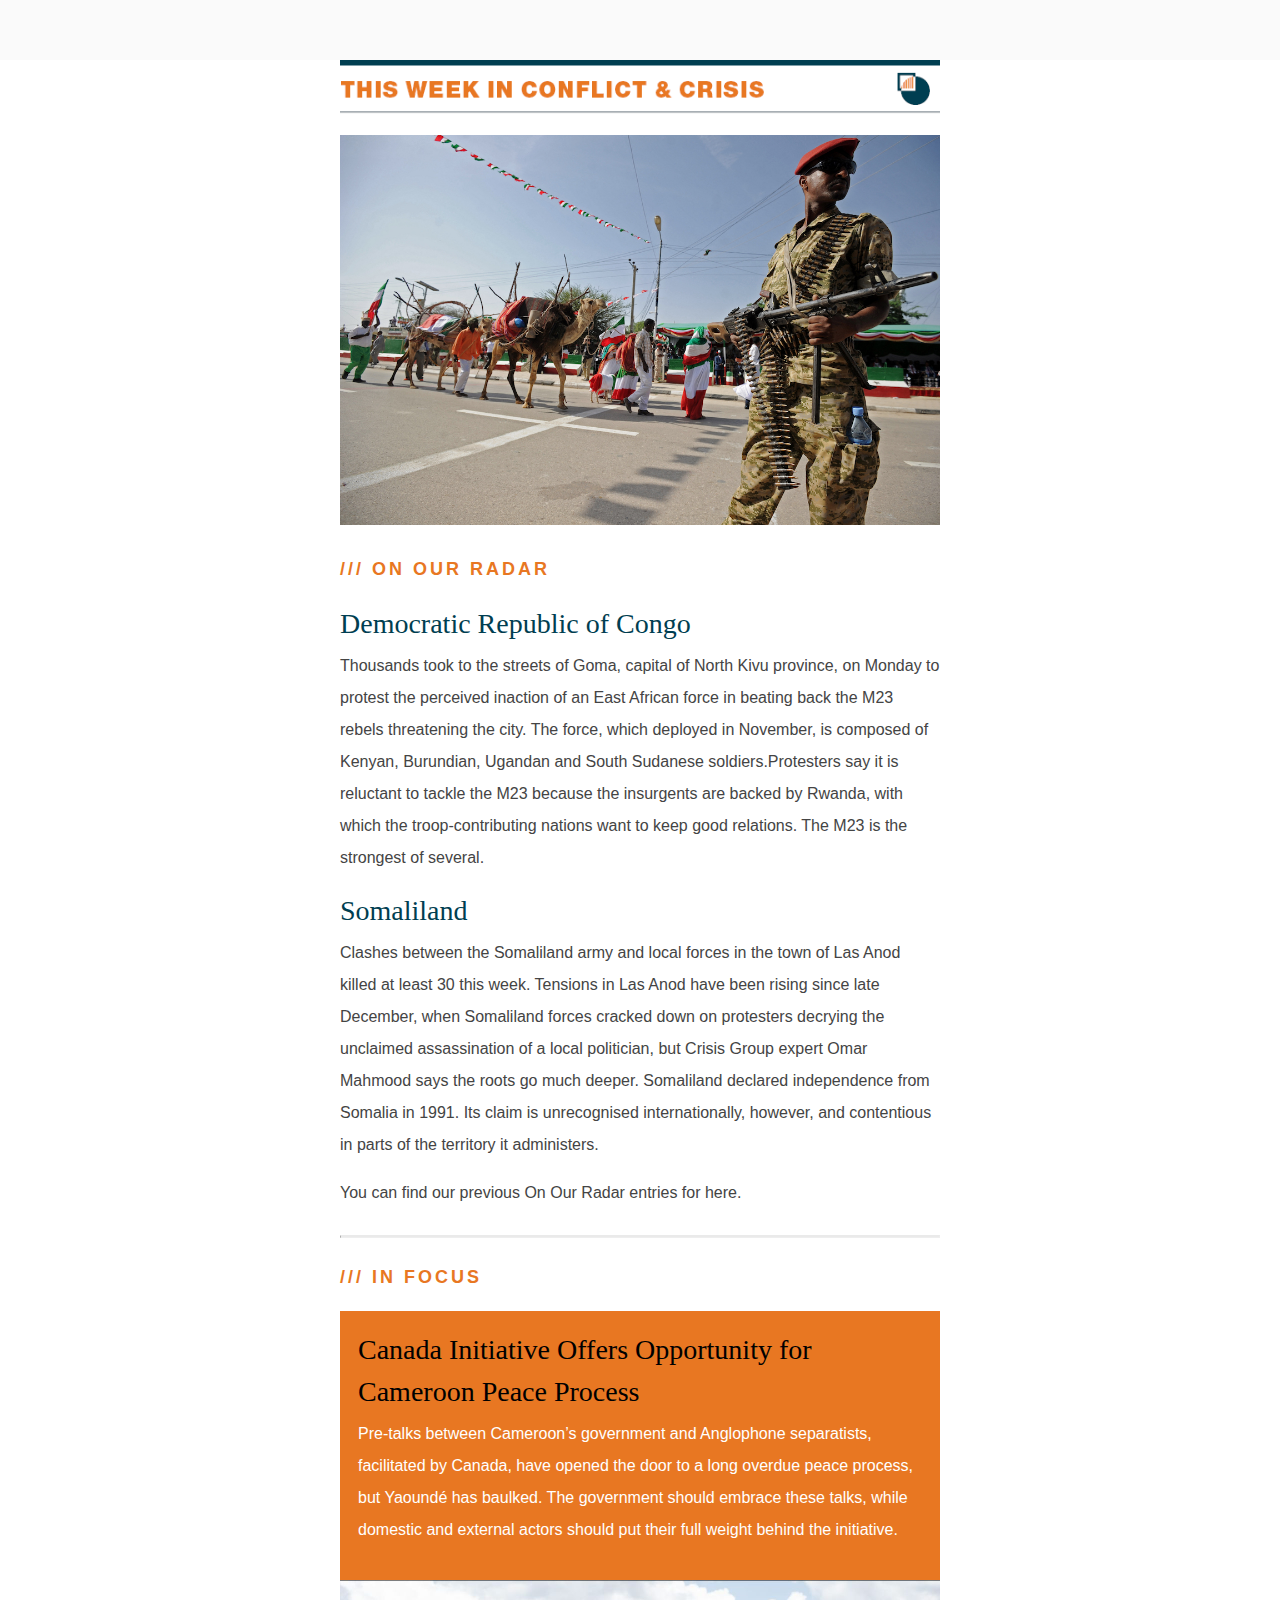
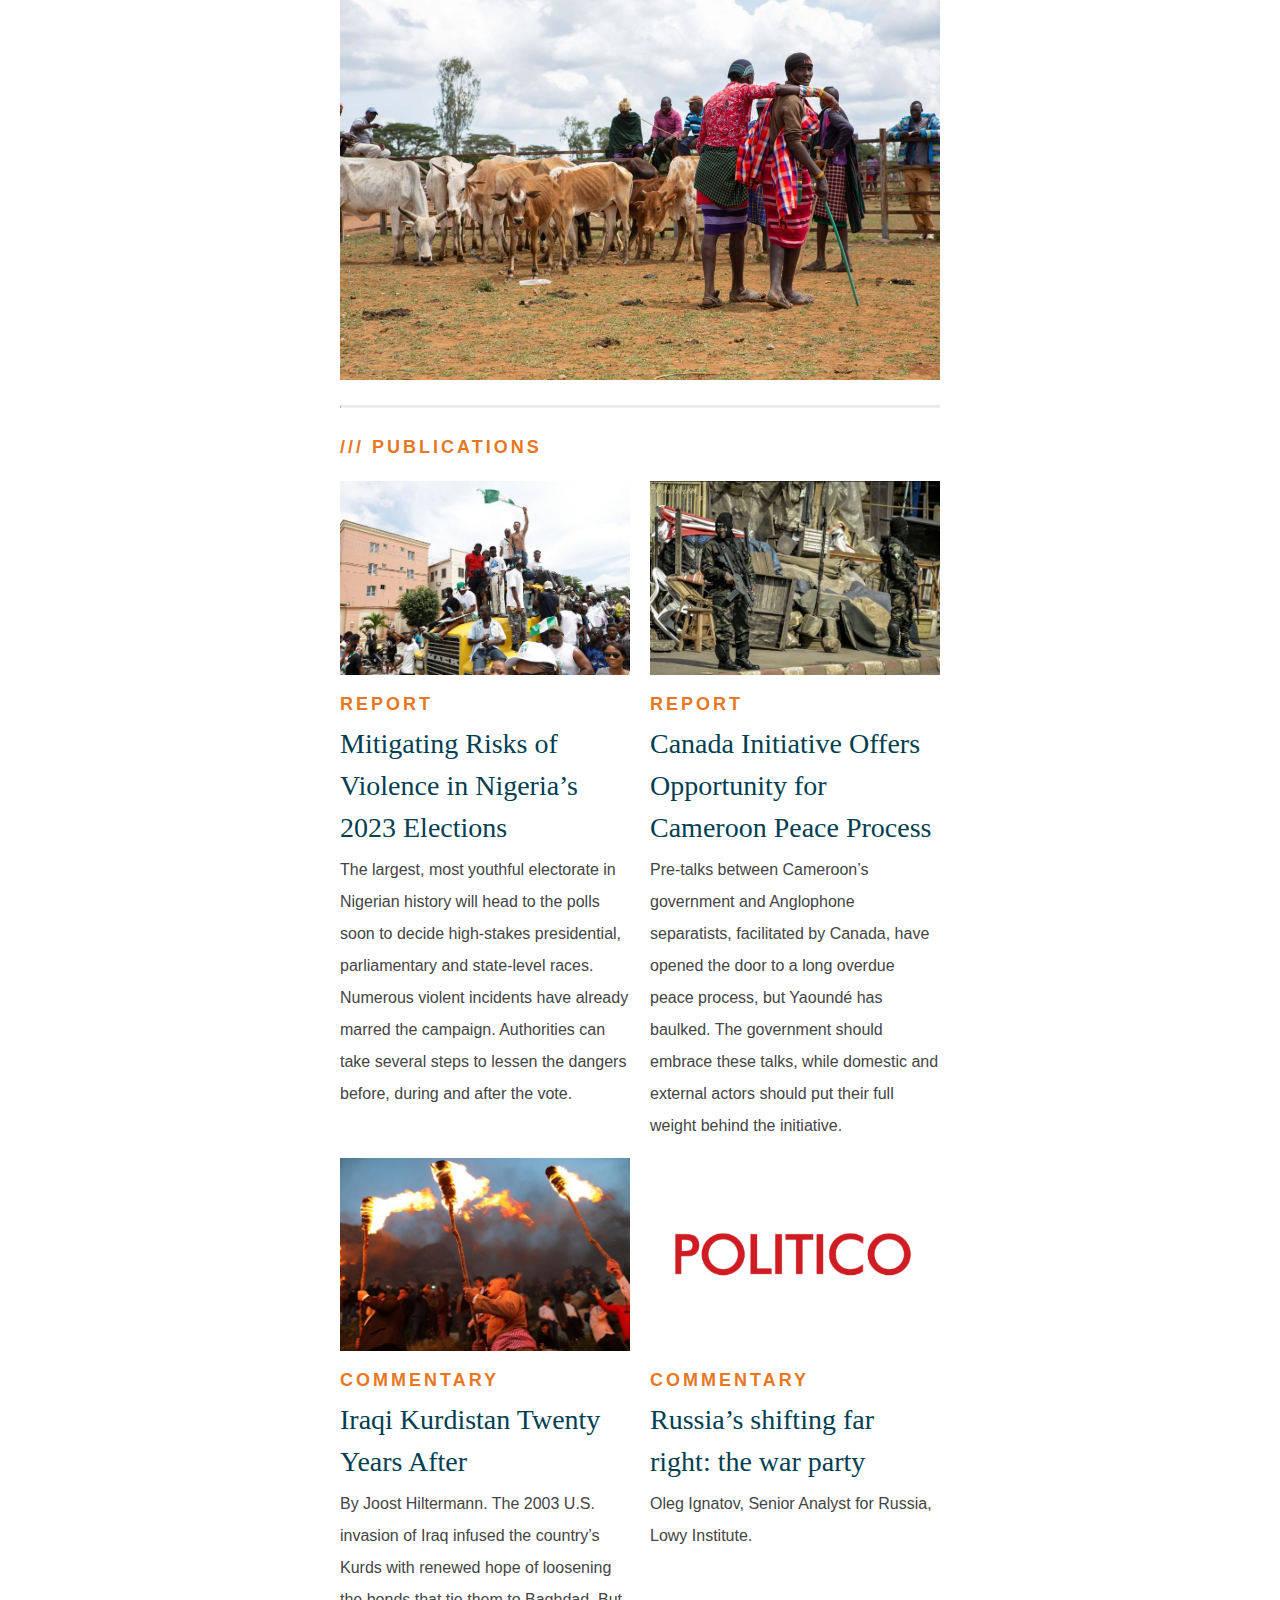
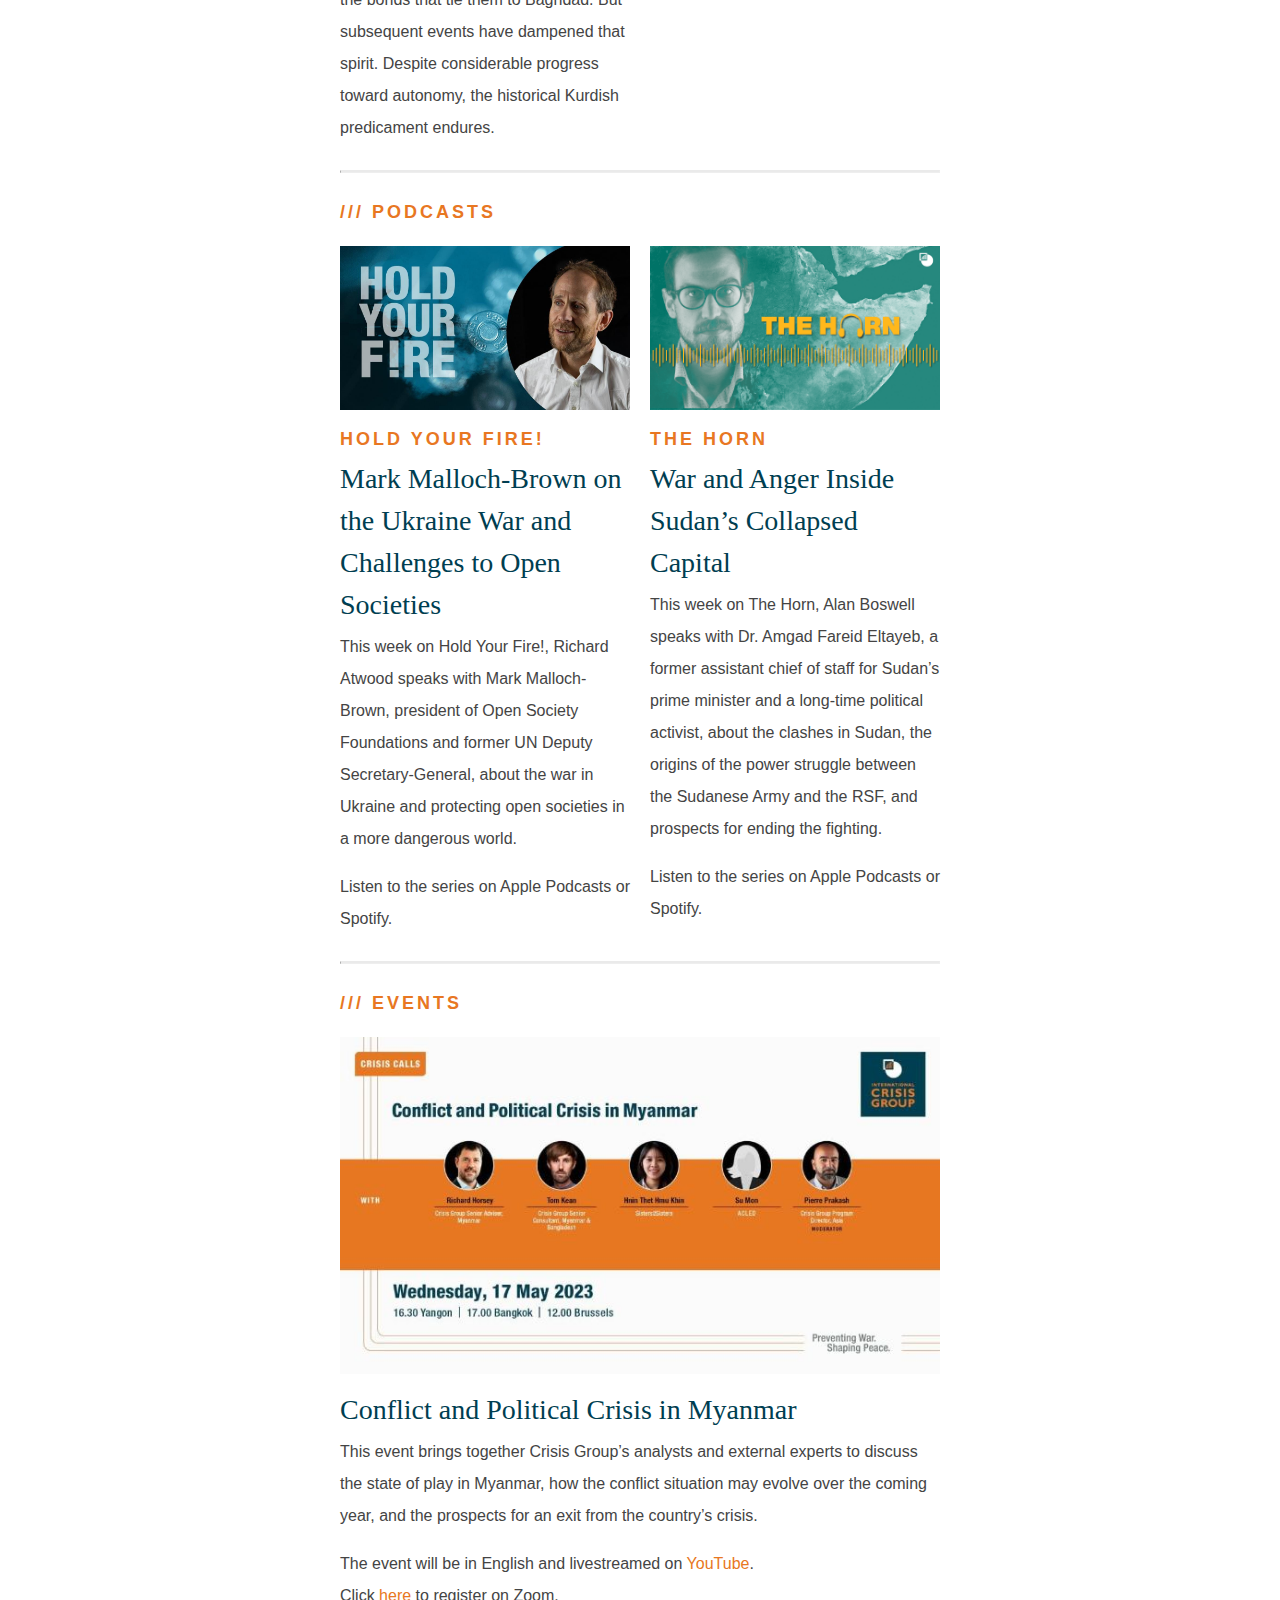
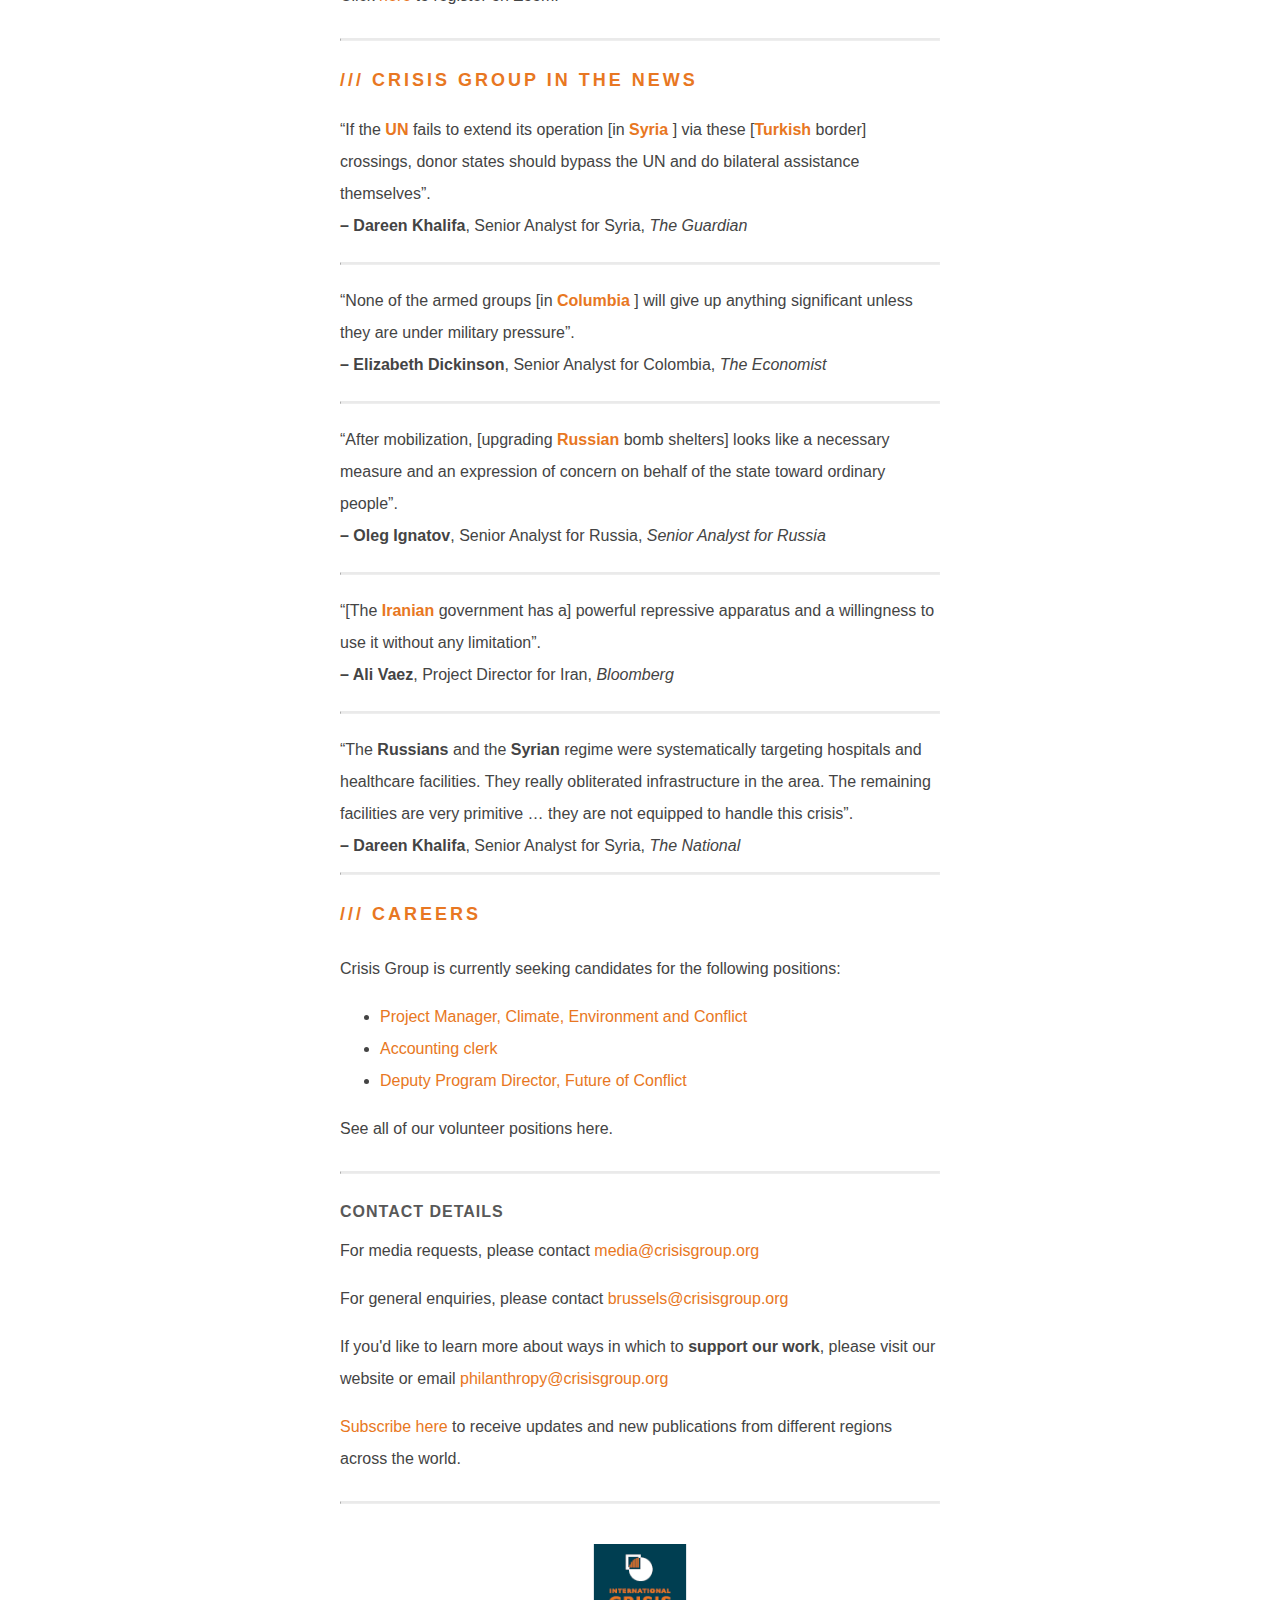
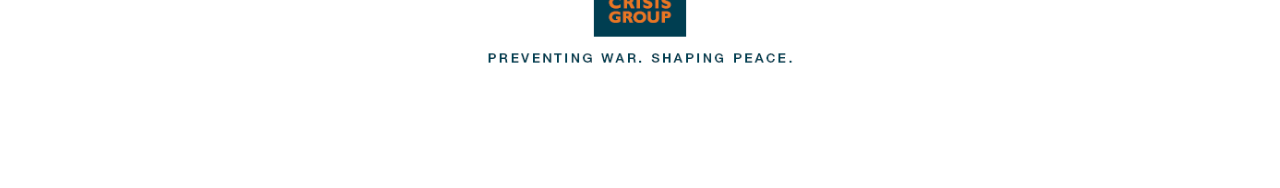
<file: newsletter.html>
<!DOCTYPE html PUBLIC "-//W3C//DTD XHTML 1.0 Transitional//EN" "http://www.w3.org/TR/xhtml1/DTD/xhtml1-transitional.dtd">
<html xmlns="http://www.w3.org/1999/xhtml">
<head>
<meta http-equiv="Content-Type" content="text/html; charset=utf-8" />
<meta http-equiv="X-UA-Compatible" content="IE=edge" />
<meta name="viewport" content="width=device-width, initial-scale=1.0">
<title>Newsletter | International Crisis Group</title>
<style type="text/css">
	*{
		box-sizing: border-box;
	}
	body {
		margin: 0;
		background-color: #FAFAFA;
	}
	table {
		border-spacing: 0;
		background-color: #fff;
	}
	td {
		padding: 0;
		vertical-align: top;
	}
	img {
		border: 0;
		max-width: 600px;
		margin-bottom: 15px;
	}
	.wrapper{
		width: 100%;
		table-layout: fixed;
		background-color: #fff;
		padding-bottom: 60px;
	}
	.main{
		background-color: #fff;
		margin: 0 auto;
		width: 100%;
		max-width: 600px;
		border-spacing: 0;
	}
	center{
		margin-top: 60px;
	}
	h2{
		display: block;
		margin: 0;
		padding: 0;
		color: #003e51;
		font-family: Georgia, Times, 'Times New Roman', serif;
		font-size: 28px;
		font-style: normal;
		font-weight: normal;
		line-height: 150%;
		letter-spacing: normal;
		text-align: left;
	}
	h3{
		display: block;
		margin: 20px 0 25px 0;
		padding: 0;
		color: #e87722;
		font-family: Arial, 'Helvetica Neue', Helvetica, sans-serif;
		font-size: 18px;
		font-style: normal;
		font-weight: bold;
		line-height: 100%;
		letter-spacing: 3px;
		text-align: left;
	}
	p{
		-ms-text-size-adjust: 100%;
		-webkit-text-size-adjust: 100%;
		word-break: break-word;
		color: #444444;
		font-family: Arial, 'Helvetica Neue', Helvetica, sans-serif;
		font-size: 16px;
		line-height: 200%;
		text-align: left;
		margin-top: 5px;
		}
	hr{
		min-width: 100%;
    	border-top: 2px solid #EAEAEA;
		margin: 10px 0;
	}
	.orangebox{
		padding: 18px 18px 0px;
		color: #FFFFFF;
		font-family: Helvetica;
		font-size: 14px;
		font-weight: normal;
		line-height: 200%;
		mso-line-height-rule: exactly;
		-ms-text-size-adjust: 100%;
		-webkit-text-size-adjust: 100%;
		word-break: break-word;
		background-color: #E87722;
    	border-collapse: collapse;
	}
	.orangebox h2{
		color: #000;
	}
	.orangebox p{
		padding-bottom: 18px;
		font-family: arial,helvetica neue,helvetica,sans-serif;
		color: #FFFFFF;
		font-size: 16px;
		font-weight: normal;
		line-height: 200%;
		border-bottom: 0px;
		mso-line-height-rule: exactly;
		-ms-text-size-adjust: 100%;
		-webkit-text-size-adjust: 100%;
		word-break: break-word;
	}
	.two-column img{
		max-width: 290px;
		margin-bottom: 0;
	}
	.two-column:first-of-type{
		padding-right: 10px;
	}
	.two-column:nth-child(2){
		padding-left: 10px;
	}
	.two-column h3{
		margin: 20px 0 10px 0;
	}
	a{
		color: #E87722;
		text-decoration: none;
	}
	a:hover{
		text-decoration: none;
	}
	.news-section p{
		margin: 0;
	}
	.news-section hr{
		margin: 20px 0;
	}
	.contacts h3{
		display: block;
		margin: 20px 0 10px 0;
		padding: 0;
		color: #585858;
		font-family: Arial, 'Helvetica Neue', Helvetica, sans-serif;
		font-size: 16px;
		font-style: normal;
		font-weight: bold;
		line-height: 100%;
		letter-spacing: 1px;
		text-align: left;
	}
	ul>li{
		font-family: Arial, 'Helvetica Neue', Helvetica, sans-serif;
		color: #444;
		font-size: 16px;
		line-height: 200%;
	}
	.footer{
		text-align: center;
		padding: 30px 0;
	}
</style>
</head>
<body>

	<center class="wrapper">
		<table class="main" width="100%">

		


<!-- IMAGE & LOGO SECTION -->
			<tr>
				<td>
					<img src="newsletter-img/logo.png" style="margin-bottom: 20px;">
				</td>
			</tr>

<!-- MAIN BANNER -->
			<tr>
				<td>
					<img src="newsletter-img/main.jpg" width="100%">
				</td>
			</tr>
			<tr>
				<td>
					<h3>///  ON OUR RADAR</h3>
				</td>
			</tr>
			<tr>
				<td>
					<h2>Democratic Republic of Congo</h2>
				</td>
			</tr>
			<tr>
				<td>
					<p>Thousands took to the streets of Goma, capital of North Kivu province, on Monday to protest the perceived inaction of an East African force in beating back the M23 rebels threatening the city. The force, which deployed in November, is composed of Kenyan, Burundian, Ugandan and South Sudanese soldiers.Protesters say it is reluctant to tackle the M23 because the insurgents are backed by Rwanda, with which the troop-contributing nations want to keep good relations. The M23 is the strongest of several.</p>
				</td>
			</tr>
			<tr>
				<td>
					<h2>Somaliland</h2>
				</td>
			</tr>
			<tr>
				<td>
					<p>Clashes between the Somaliland army and local forces in the town of Las Anod killed at least 30 this week. Tensions in Las Anod have been rising since late December, when Somaliland forces cracked down on protesters decrying the unclaimed assassination of a local politician, but Crisis Group expert Omar Mahmood says the roots go much deeper. Somaliland declared independence from Somalia in 1991. Its claim is unrecognised internationally, however, and contentious in parts of the territory it administers.</p>
					<p>You can find our previous On Our Radar entries for here.</p>
				</td>
			</tr>
			<tr>
				<td>
					<hr>
				</td>
			</tr>
			<tr>
				<td>
					<h3>///  IN FOCUS</h3>
				</td>
			</tr>
			<tr>
				<td class="orangebox">
					<h2>Canada Initiative Offers Opportunity for Cameroon Peace Process</h2>
					<p>Pre-talks between Cameroon’s government and Anglophone separatists, facilitated by Canada, have opened the door to a long overdue peace process, but Yaoundé has baulked. The government should embrace these talks, while domestic and external actors should put their full weight behind the initiative.</p>
				</td>
			</tr>
			<tr>
				<td>
					<img src="newsletter-img/cattle.jpg" width="100%">
				</td>
			</tr>
			<tr>
				<td>
					<hr>
				</td>
			</tr>
			</table>
			<!--PUBLICATIONS-->
			<table class="main" width="100%">
			<tr>
				<td>
					<h3>/// PUBLICATIONS</h3>
				</td>
			</tr>
			<!--PUBLICATION TWO COLUMN LAYOUT-->
			<table class="main" width="100%">
				<tr>
					<td class="two-column">
						<img src="newsletter-img/c06e4a92-1238-3780-5343-13125ca455f3.jpg">
						<h3>REPORT</h3>
						<h2>Mitigating Risks of Violence in Nigeria’s 2023 Elections</h2>
						<p>The largest, most youthful electorate in Nigerian history will head to the polls soon to decide high-stakes presidential, parliamentary and state-level races. Numerous violent incidents have already marred the campaign. Authorities can take several steps to lessen the dangers before, during and after the vote.</p>
					</td>
					<td class="two-column">
						<img src="newsletter-img/fc202355-4854-9eb2-4c13-aac62724493e.jpg">
						<h3>REPORT</h3>
						<h2>Canada Initiative Offers Opportunity for Cameroon Peace Process</h2>
						<p>Pre-talks between Cameroon’s government and Anglophone separatists, facilitated by Canada, have opened the door to a long overdue peace process, but Yaoundé has baulked. The government should embrace these talks, while domestic and external actors should put their full weight behind the initiative.</p>
					</td>
				</tr>
			</table>
			<table class="main" width="100%">
				<tr>
					<td class="two-column">
						<img src="newsletter-img/65e463cb-d06c-f937-8bab-521e30a11801.jpg">
						<h3>COMMENTARY</h3>
						<h2>Iraqi Kurdistan Twenty Years After</h2>
						<p>By Joost Hiltermann. The 2003 U.S. invasion of Iraq infused the country’s Kurds with renewed hope of loosening the bonds that tie them to Baghdad. But subsequent events have dampened that spirit. Despite considerable progress toward autonomy, the historical Kurdish predicament endures.</p>
					</td>
					<td class="two-column">
						<img src="newsletter-img/politico.png">
						<h3>COMMENTARY</h3>
						<h2>Russia’s shifting far right: the war party</h2>
						<p>Oleg Ignatov, Senior Analyst for Russia, Lowy Institute.</p>
					</td>
				</tr>
			</table>
			<table class="main">
				<tr>
					<td>
						<hr>
					</td>
				</tr>
			</table>
			<!--PODCASTS-->
			<table class="main" width="100%">
				<tr>
					<td>
						<h3>/// PODCASTS</h3>
					</td>
				</tr>
				<!--PODCAST TWO COLUMN LAYOUT-->
				<table class="main" width="100%">
					<tr>
						<td class="two-column">
							<img src="newsletter-img/hyf.jpg">
							<h3>HOLD YOUR FIRE!</h3>
							<h2>Mark Malloch-Brown on the Ukraine War and Challenges to Open Societies</h2>
							<p>This week on Hold Your Fire!, Richard Atwood speaks with Mark Malloch-Brown, president of Open Society Foundations and former UN Deputy Secretary-General, about the war in Ukraine and protecting open societies in a more dangerous world.</p>
							<p>Listen to the series on Apple Podcasts or Spotify.</p>
						</td>
						<td class="two-column">
							<img src="newsletter-img/the-horn.png">
							<h3>THE HORN</h3>
							<h2>War and Anger Inside Sudan’s Collapsed Capital</h2>
							<p>This week on The Horn, Alan Boswell speaks with Dr. Amgad Fareid Eltayeb, a former assistant chief of staff for Sudan’s prime minister and a long-time political activist, about the clashes in Sudan, the origins of the power struggle between the Sudanese Army and the RSF, and prospects for ending the fighting.</p>
							<p>Listen to the series on Apple Podcasts or Spotify.</p>
						</td>
					</tr>
				</table>
				<table class="main">
					<tr>
						<td>
							<hr>
						</td>
					</tr>
				</table>
				<!--EVENTS-->
				<table class="main" width="100%">
					<tr>
						<td>
							<h3>/// EVENTS</h3>
						</td>
					</tr>
					<!--EVENT SINGLE COLUMN LAYOUT-->
					<table class="main" width="100%">
						<tr>
							<td>
								<img src="newsletter-img/events.jpg" width="100%">
							</td>
						</tr>
						<tr>
							<td>
								<h2>Conflict and Political Crisis in Myanmar</h2>
							</td>
						</tr>
						<tr>
							<td>
								<p>This event brings together Crisis Group’s analysts and external experts to discuss the state of play in Myanmar, how the conflict situation may evolve over the coming year, and the prospects for an exit from the country’s crisis.</p>
								<p>The event will be in English and livestreamed on <a href="#">YouTube</a>.<br/>Click <a href="#">here</a> to register on Zoom.</p>
							</td>
						</tr>
					</table>
					<table class="main">
						<tr>
							<td>
								<hr>
							</td>
						</tr>
					</table>
					<table class="main news-section" width="100%">
						<tr>
							<td>
								<h3>/// CRISIS GROUP IN THE NEWS</h3>
							</td>
						</tr>
						<tr>
							<td>
								<p>“If the <strong><a href="#">UN</a></strong>  fails to extend its operation [in <strong><a href="#">Syria</a></strong> ] via these [<strong><a href="#">Turkish</a></strong>  border] crossings, donor states should bypass the UN and do bilateral assistance themselves”.
								</p>
								<p><strong>– Dareen Khalifa</strong>, Senior Analyst for Syria, <em>The Guardian</em></p>
							</td>
						</tr>
						<tr>
							<td>
								<hr>
							</td>
						</tr>
						<tr>
							<td>
								<p>“None of the armed groups [in <strong><a href="#">Columbia</a></strong> ] will give up anything significant unless they are under military pressure”.
								</p>
								<p><strong>– Elizabeth Dickinson</strong>, Senior Analyst for Colombia, <em>The Economist</em></p>
							</td>
						</tr>
						<tr>
							<td>
								<hr>
							</td>
						</tr>
						<tr>
							<td>
								<p>“After mobilization, [upgrading <strong><a href="#">Russian</a></strong>  bomb shelters] looks like a necessary measure and an expression of concern on behalf of the state toward ordinary people”.
								</p>
								<p><strong>– Oleg Ignatov</strong>, Senior Analyst for Russia, <em>Senior Analyst for Russia</em></p>
							</td>
						</tr>
						<tr>
							<td>
								<hr>
							</td>
						</tr>
						<tr>
							<td>
								<p>“[The <strong><a href="#">Iranian</a></strong> government has a] powerful repressive apparatus and a willingness to use it without any limitation”.
								</p>
								<p><strong>– Ali Vaez</strong>, Project Director for Iran, <em>Bloomberg</em></p>
							</td>
						</tr>
						<tr>
							<td>
								<hr>
							</td>
						</tr>
						<tr>
							<td>
								<p>“The <strong>Russians</strong> and the <strong>Syrian</strong> regime were systematically targeting hospitals and healthcare facilities. They really obliterated infrastructure in the area. The remaining facilities are very primitive … they are not equipped to handle this crisis”.
								</p>
								<p><strong>– Dareen Khalifa</strong>, Senior Analyst for Syria, <em>The National</em></p>
							</td>
						</tr>
					</table>
					<table class="main">
						<tr>
							<td>
								<hr>
							</td>
						</tr>
					</table>
					<table class="main" width="100%">
						<tr>
							<td>
								<h3>/// CAREERS</h3>
							</td>
						</tr>
						<tr>
							<td>
								<p>Crisis Group is currently seeking candidates for the following positions:</p>
								<p>
									<ul>
										<li><a href="https://jobs.crisisgroup.org/o/project-manager-climate-environment-and-conflict" target="_blank">Project Manager, Climate, Environment and Conflict</a></li>
										<li><a href="https://jobs.crisisgroup.org/o/accounting-clerk-london" target="_blank">Accounting clerk</a></li>
										<li><a href="https://jobs.crisisgroup.org/o/deputy-program-director-future-of-conflict">Deputy Program Director, Future of Conflict</a></li>
									</ul>
								</p>
								<p>See all of our volunteer positions here.</p>
							</td>
						</tr>
					</table>
					<table class="main" width="100%">
						<tr>
							<td>
								<hr>
							</td>
						</tr>
					</table>
					<table class="main contacts" width="100%">
						<tr>
							<td>
								<h3>CONTACT DETAILS</h3>
							</td>
						</tr>
						<tr>
							<td>
								<p>For media requests, please contact <a href="#">media@crisisgroup.org</a></p>
								<p>For general enquiries, please contact <a href="#">brussels@crisisgroup.org</a></p>
								<p>If you'd like to learn more about ways in which to <strong>support our work</strong>, please visit our website or email <a href="#">philanthropy@crisisgroup.org</a></p>
								<p><a href="#">Subscribe here</a> to receive updates and new publications from different regions across the world.</p>
							</td>
						</tr>
					</table>
					<table class="main">
						<tr>
							<td>
								<hr>
							</td>
						</tr>
					</table>
					<table class="footer">
						<tr>
							<td>
								<img src="newsletter-img/footer-logo.png">
							</td>
						</tr>
					</table>
	</center>

</body>
</html>
</file>
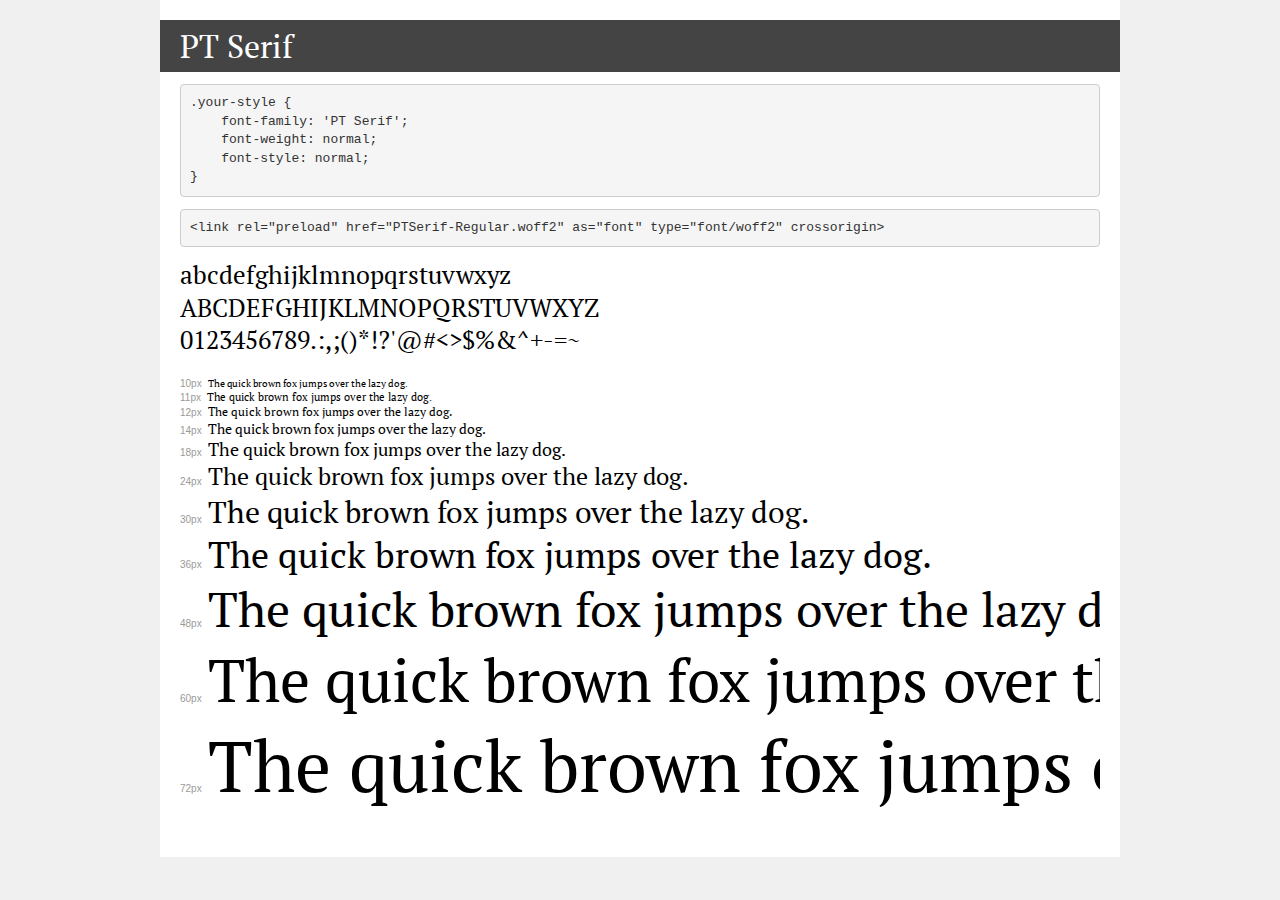
<file: fonts/demo.html>
<!DOCTYPE html>
<html lang="en">
<head>
    <meta charset="utf-8">
    <meta http-equiv="X-UA-Compatible" content="IE=edge">
    <meta name="viewport" content="width=device-width, initial-scale=1">
    <meta name="robots" content="noindex, noarchive">
    <meta name="format-detection" content="telephone=no">
    <title>Transfonter demo</title>
    <link href="stylesheet.css" rel="stylesheet">
    <style>
        /*
        http://meyerweb.com/eric/tools/css/reset/
        v2.0 | 20110126
        License: none (public domain)
        */
        html, body, div, span, applet, object, iframe,
        h1, h2, h3, h4, h5, h6, p, blockquote, pre,
        a, abbr, acronym, address, big, cite, code,
        del, dfn, em, img, ins, kbd, q, s, samp,
        small, strike, strong, sub, sup, tt, var,
        b, u, i, center,
        dl, dt, dd, ol, ul, li,
        fieldset, form, label, legend,
        table, caption, tbody, tfoot, thead, tr, th, td,
        article, aside, canvas, details, embed,
        figure, figcaption, footer, header, hgroup,
        menu, nav, output, ruby, section, summary,
        time, mark, audio, video {
            margin: 0;
            padding: 0;
            border: 0;
            font-size: 100%;
            font: inherit;
            vertical-align: baseline;
        }
        /* HTML5 display-role reset for older browsers */
        article, aside, details, figcaption, figure,
        footer, header, hgroup, menu, nav, section {
            display: block;
        }
        body {
            line-height: 1;
        }
        ol, ul {
            list-style: none;
        }
        blockquote, q {
            quotes: none;
        }
        blockquote:before, blockquote:after,
        q:before, q:after {
            content: '';
            content: none;
        }
        table {
            border-collapse: collapse;
            border-spacing: 0;
        }
        /* demo styles */
        body {
            background: #f0f0f0;
            color: #000;
        }
        .page {
            background: #fff;
            width: 920px;
            margin: 0 auto;
            padding: 20px 20px 0 20px;
            overflow: hidden;
        }
        .font-container {
            overflow-x: auto;
            overflow-y: hidden;
            margin-bottom: 40px;
            line-height: 1.3;
            white-space: nowrap;
            padding-bottom: 5px;
        }
        h1 {
            position: relative;
            background: #444;
            font-size: 32px;
            color: #fff;
            padding: 10px 20px;
            margin: 0 -20px 12px -20px;
        }
        .letters {
            font-size: 25px;
            margin-bottom: 20px;
        }
        .s10:before {
            content: '10px';
        }
        .s11:before {
            content: '11px';
        }
        .s12:before {
            content: '12px';
        }
        .s14:before {
            content: '14px';
        }
        .s18:before {
            content: '18px';
        }
        .s24:before {
            content: '24px';
        }
        .s30:before {
            content: '30px';
        }
        .s36:before {
            content: '36px';
        }
        .s48:before {
            content: '48px';
        }
        .s60:before {
            content: '60px';
        }
        .s72:before {
            content: '72px';
        }
        .s10:before, .s11:before, .s12:before, .s14:before,
        .s18:before, .s24:before, .s30:before, .s36:before,
        .s48:before, .s60:before, .s72:before {
            font-family: Arial, sans-serif;
            font-size: 10px;
            font-weight: normal;
            font-style: normal;
            color: #999;
            padding-right: 6px;
        }
        pre {
            display: block;
            padding: 9px;
            margin: 0 0 12px;
            font-family: Monaco, Menlo, Consolas, "Courier New", monospace;
            font-size: 13px;
            line-height: 1.428571429;
            color: #333;
            font-weight: normal;
            font-style: normal;
            background-color: #f5f5f5;
            border: 1px solid #ccc;
            overflow-x: auto;
            border-radius: 4px;
        }
        /* responsive */
        @media (max-width: 959px) {
            .page {
                width: auto;
                margin: 0;
            }
        }
    </style>
</head>
<body>
<div class="page">
    <div class="demo">
        <h1 style="font-family: 'PT Serif'; font-weight: normal; font-style: normal;">PT Serif</h1>
        <pre title="Usage">.your-style {
    font-family: 'PT Serif';
    font-weight: normal;
    font-style: normal;
}</pre>
        <pre title="Preload (optional)">
&lt;link rel=&quot;preload&quot; href=&quot;PTSerif-Regular.woff2&quot; as=&quot;font&quot; type=&quot;font/woff2&quot; crossorigin&gt;</pre>
        <div class="font-container" style="font-family: 'PT Serif'; font-weight: normal; font-style: normal;">
            <p class="letters">
                abcdefghijklmnopqrstuvwxyz<br>
ABCDEFGHIJKLMNOPQRSTUVWXYZ<br>
                0123456789.:,;()*!?'@#&lt;&gt;$%&^+-=~
            </p>
            <p class="s10" style="font-size: 10px;">The quick brown fox jumps over the lazy dog.</p>
            <p class="s11" style="font-size: 11px;">The quick brown fox jumps over the lazy dog.</p>
            <p class="s12" style="font-size: 12px;">The quick brown fox jumps over the lazy dog.</p>
            <p class="s14" style="font-size: 14px;">The quick brown fox jumps over the lazy dog.</p>
            <p class="s18" style="font-size: 18px;">The quick brown fox jumps over the lazy dog.</p>
            <p class="s24" style="font-size: 24px;">The quick brown fox jumps over the lazy dog.</p>
            <p class="s30" style="font-size: 30px;">The quick brown fox jumps over the lazy dog.</p>
            <p class="s36" style="font-size: 36px;">The quick brown fox jumps over the lazy dog.</p>
            <p class="s48" style="font-size: 48px;">The quick brown fox jumps over the lazy dog.</p>
            <p class="s60" style="font-size: 60px;">The quick brown fox jumps over the lazy dog.</p>
            <p class="s72" style="font-size: 72px;">The quick brown fox jumps over the lazy dog.</p>
        </div>
    </div>

</div>
</body>
</html>
</file>
<file: fonts/stylesheet.css>
@font-face {
    font-family: 'PT Serif';
    src: url('PTSerif-Regular.woff2') format('woff2'),
        url('PTSerif-Regular.woff') format('woff');
    font-weight: normal;
    font-style: normal;
    font-display: swap;
}
</file>
